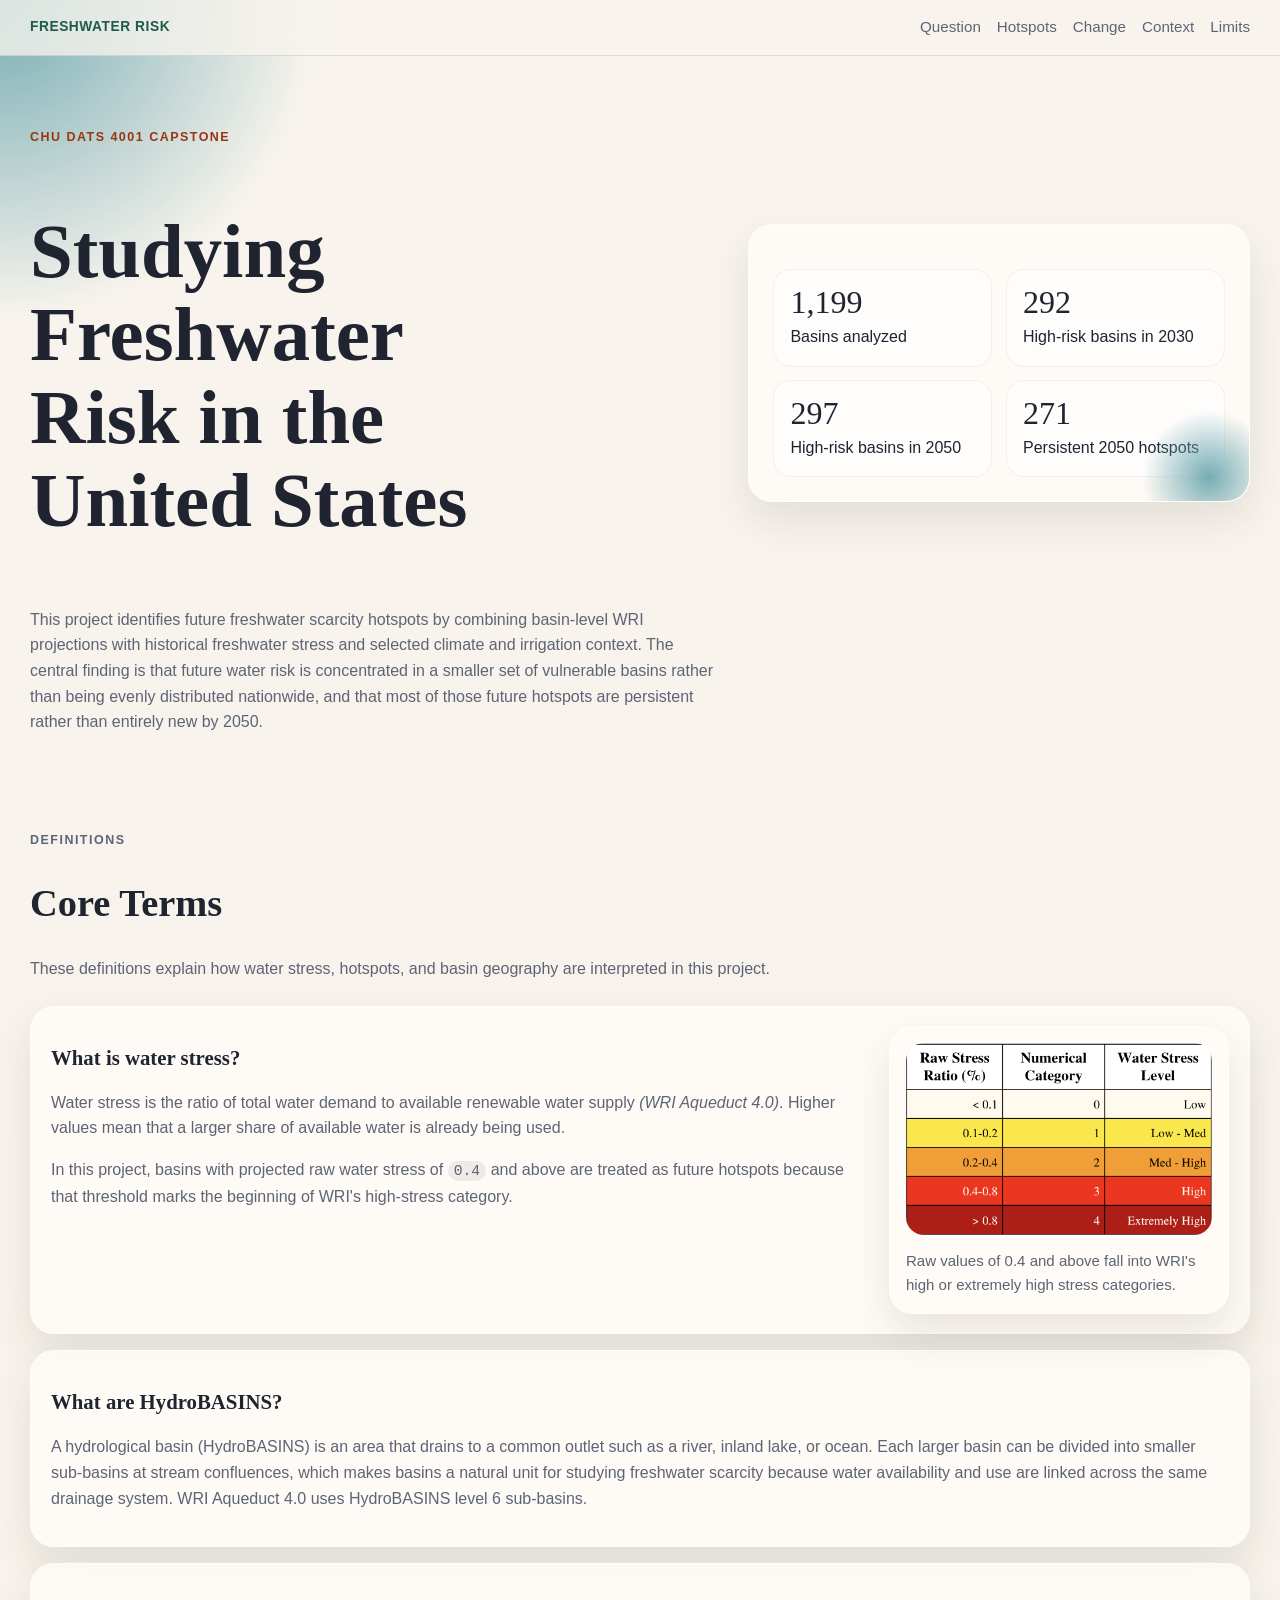
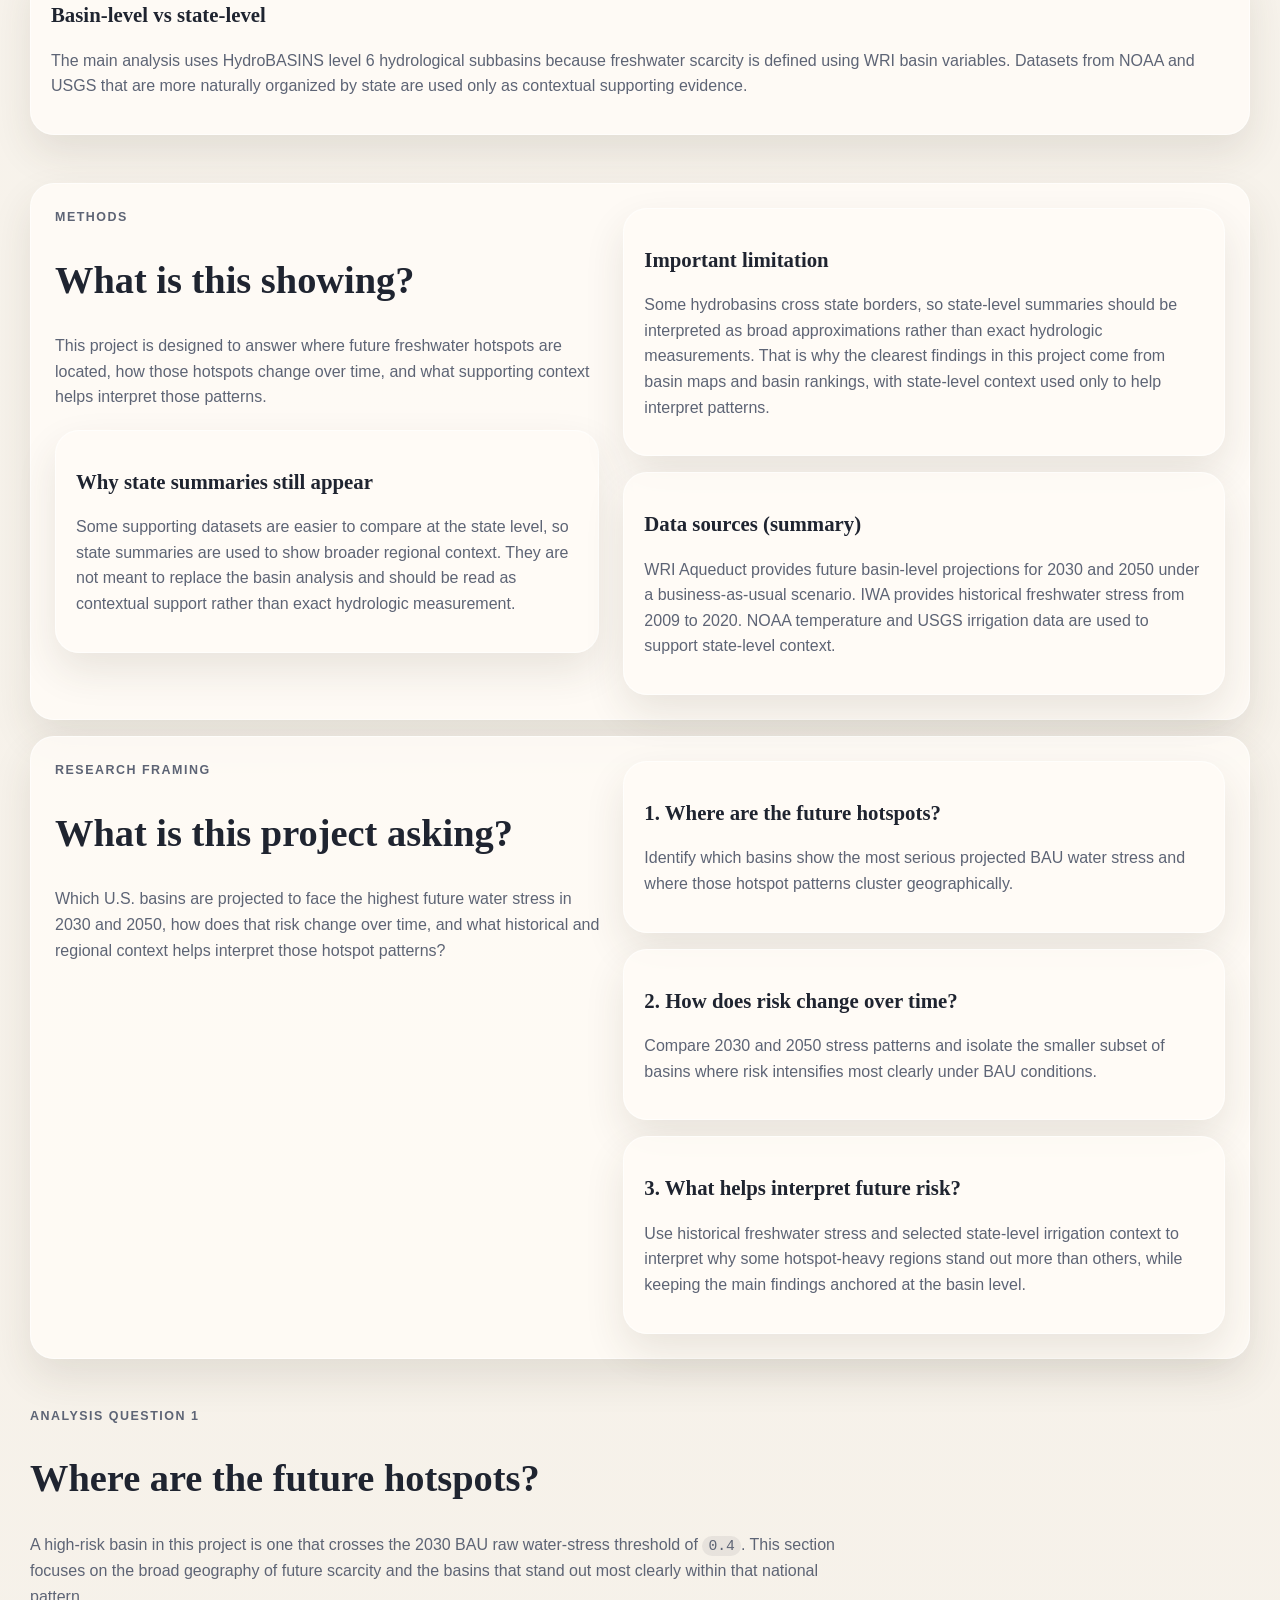
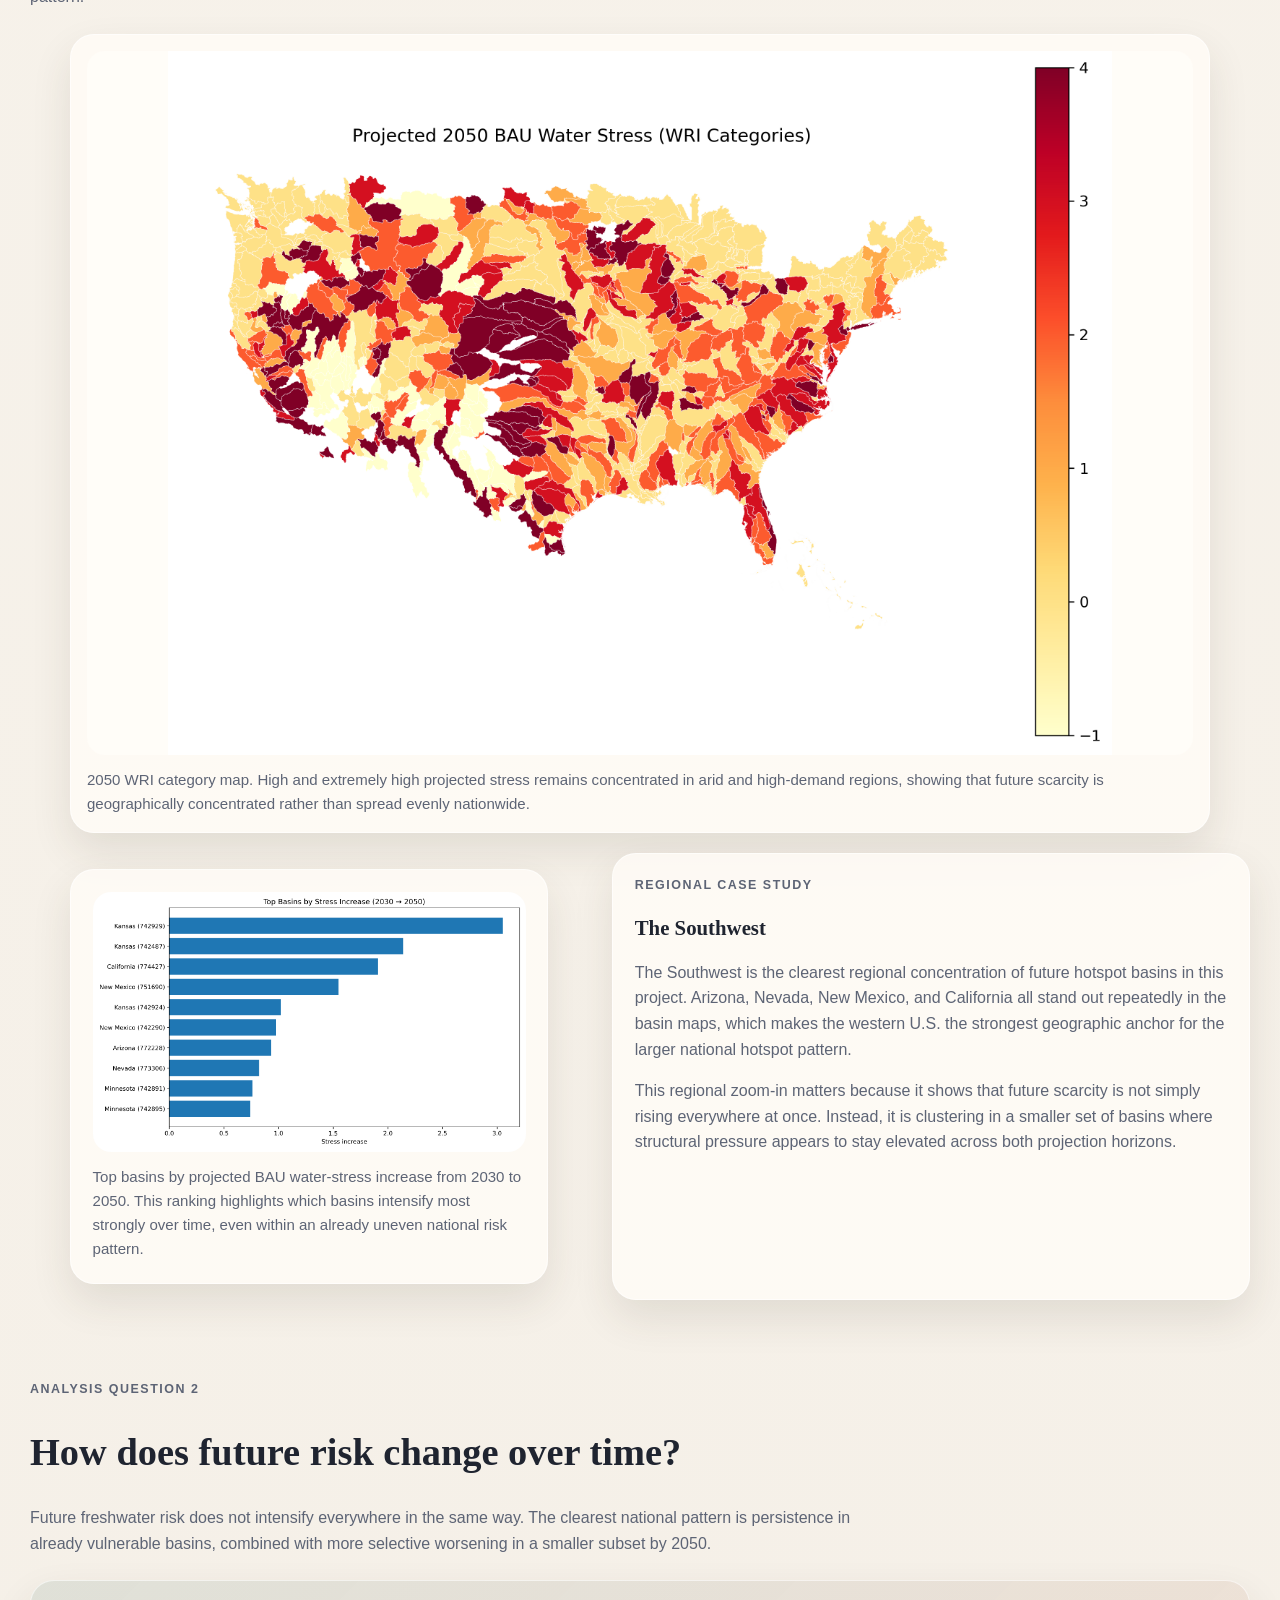
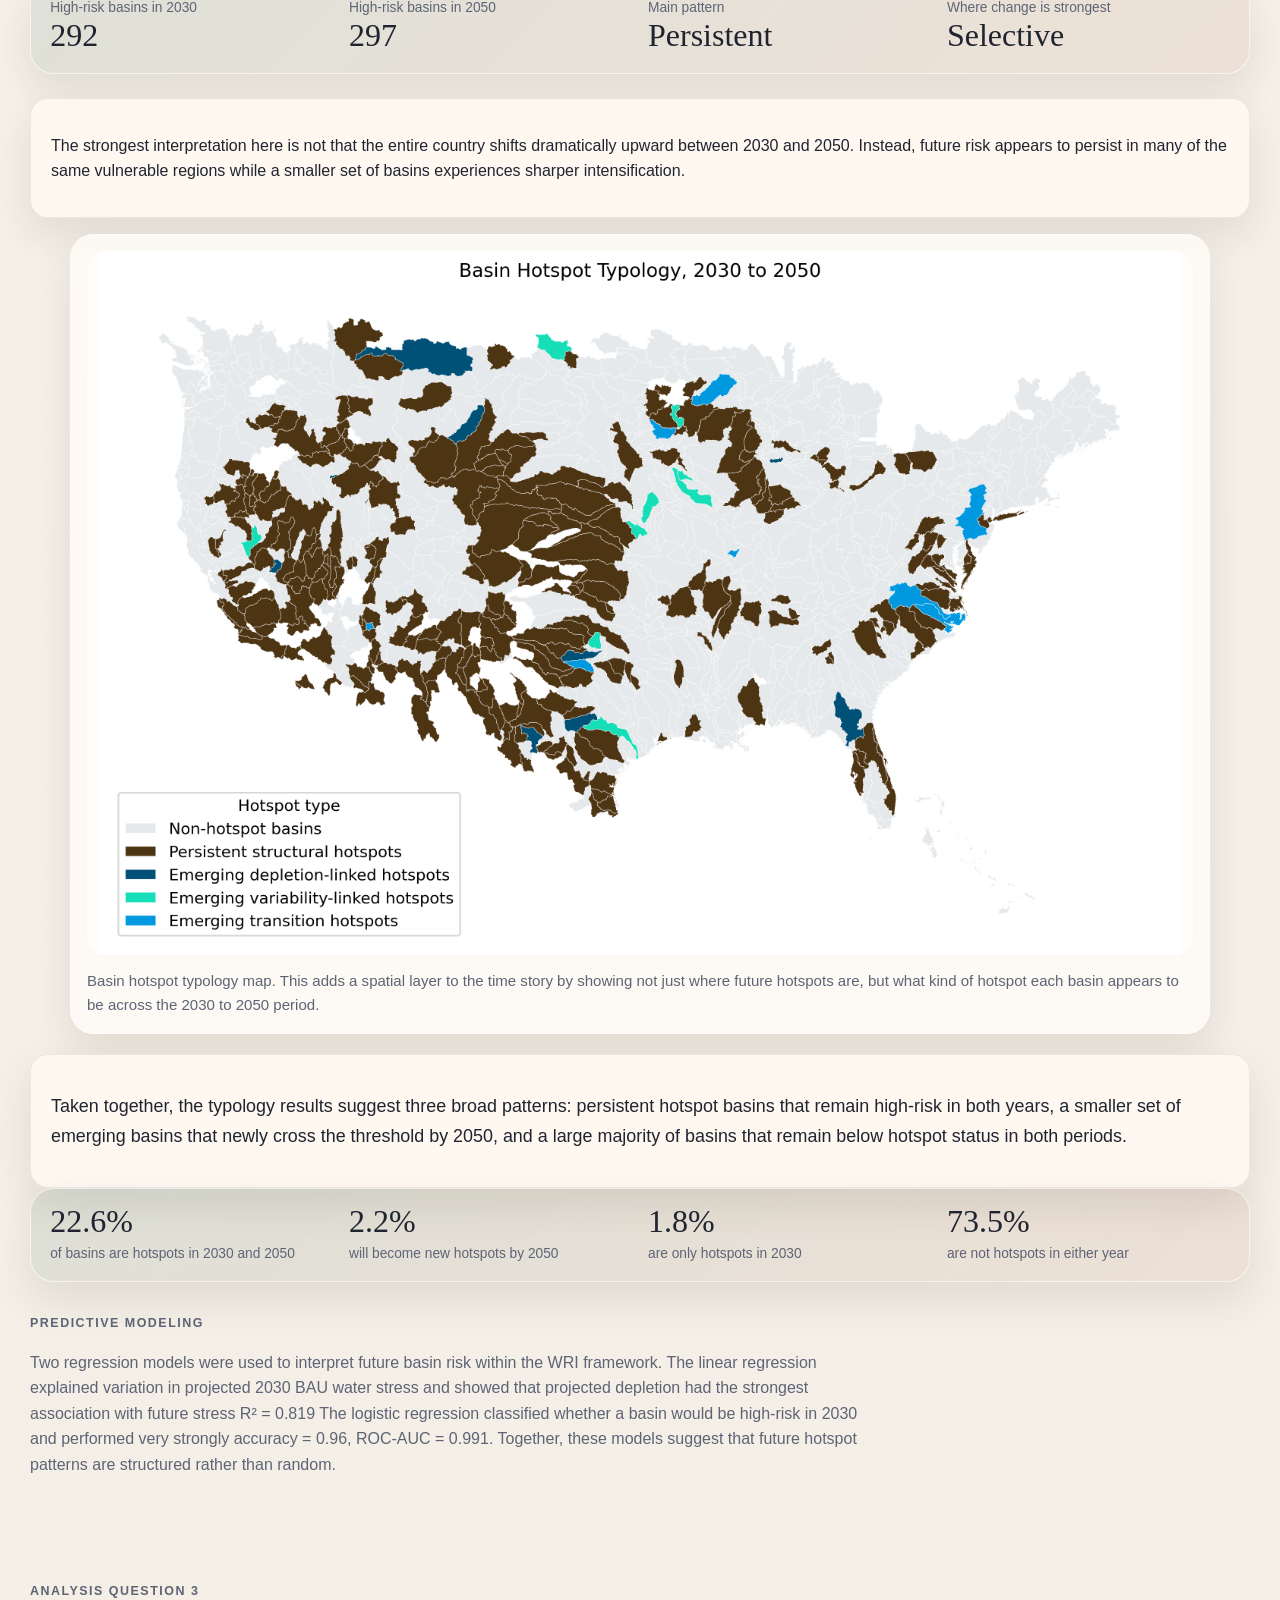
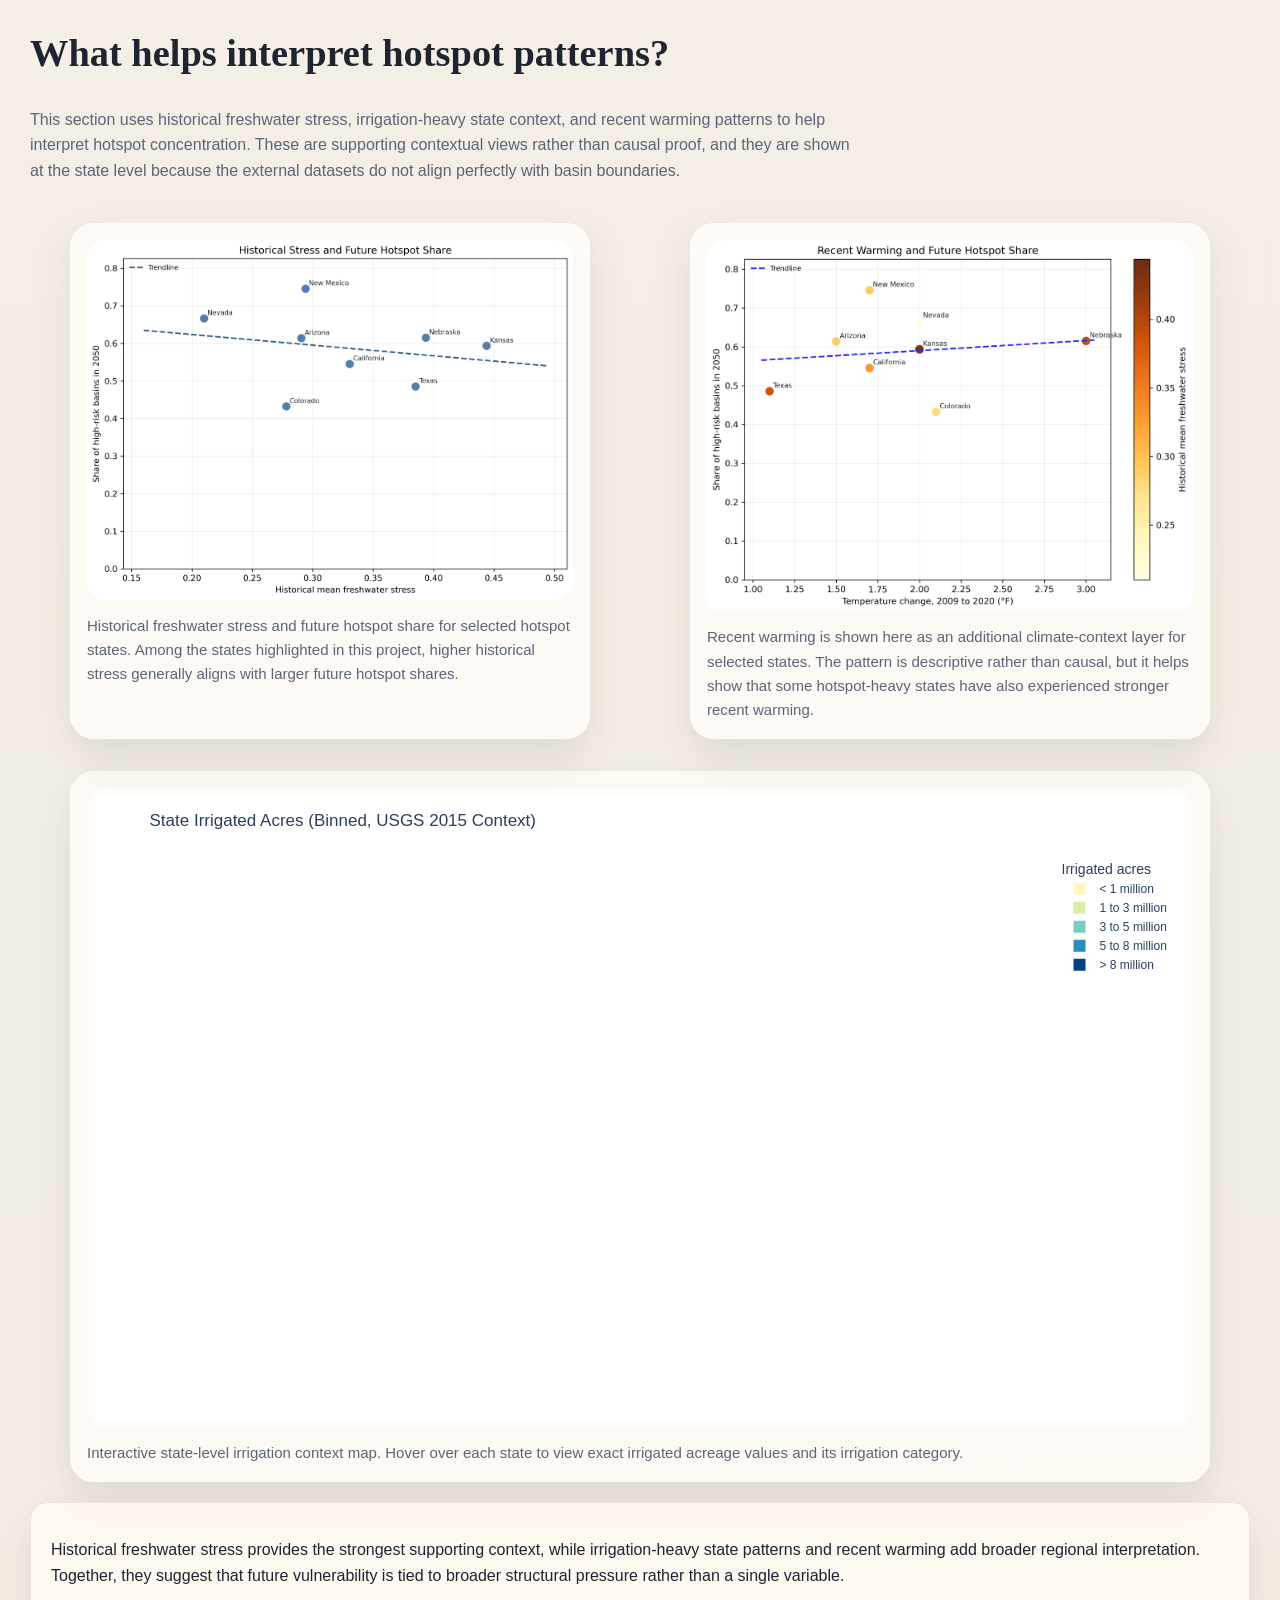
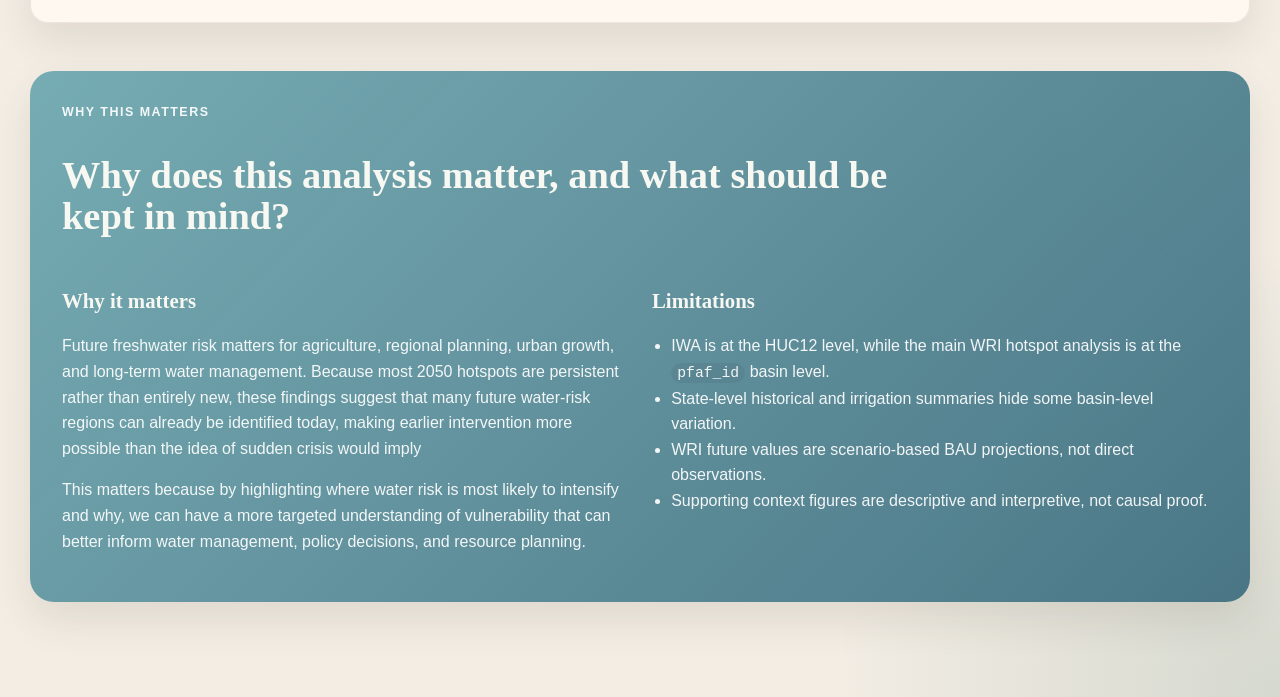
<file: index.html>
<!DOCTYPE html>
<html lang="en">
  <head>
    <meta charset="UTF-8" />
    <meta name="viewport" content="width=device-width, initial-scale=1.0" />
    <title>Emerging Freshwater Risk in the United States</title>
    <link rel="stylesheet" href="./site.css" />
  </head>
  <body>
    <header class="site-header">
      <div class="header-inner">
        <a class="brand" href="#top">Freshwater Risk</a>
        <nav class="top-nav">
          <a href="#question">Question</a>
          <a href="#hotspots">Hotspots</a>
          <a href="#change">Change</a>
          <a href="#history">Context</a>
          <a href="#limits">Limits</a>
        </nav>
      </div>
    </header>

    <main id="top">
      <section class="hero">
        <div class="hero-copy">
          <p class="section-kicker">CHU DATS 4001 Capstone</p>
          <h1>Studying Freshwater Risk in the United States</h1>
          <p class="hero-summary">
            This project identifies future freshwater scarcity hotspots by combining
            basin-level WRI projections with historical freshwater stress and selected
            climate and irrigation context. The central finding is that future water
            risk is concentrated in a smaller set of vulnerable basins rather than
            being evenly distributed nationwide, and that most of those future
            hotspots are persistent rather than entirely new by 2050.
          </p>
        </div>

        <div class="hero-panel">
          <div class="stat-grid">
            <article class="stat-card">
              <span class="stat-value">1,199</span>
              <span class="stat-label">Basins analyzed</span>
            </article>
            <article class="stat-card">
              <span class="stat-value">292</span>
              <span class="stat-label">High-risk basins in 2030</span>
            </article>
            <article class="stat-card">
              <span class="stat-value">297</span>
              <span class="stat-label">High-risk basins in 2050</span>
            </article>
            <article class="stat-card">
              <span class="stat-value">271</span>
              <span class="stat-label">Persistent 2050 hotspots</span>
            </article>
          </div>
        </div>
      </section>

      <section class="section">
        <div class="section-header">
          <p class="section-kicker">Definitions</p>
          <h2>Core Terms</h2>
          <p>
            These definitions explain how water stress, hotspots, and basin
            geography are interpreted in this project.
          </p>
        </div>
<article class="story-card">
  <div class="water-stress-layout">
    <div class="water-stress-copy">

      <h3>What is water stress?</h3>
      <p>
        Water stress is the ratio of total water demand to available renewable
        water supply <em>(WRI Aqueduct 4.0)</em>. Higher values mean that a
        larger share of available water is already being used.
      </p>
      <p>
        In this project, basins with projected raw water stress of
        <code>0.4</code> and above are treated as future hotspots because that
        threshold marks the beginning of WRI's high-stress category.
      </p>
    </div>

    <figure class="media-card water-stress-figure">
      <img
        src="./indicatorcats.png"
        alt="Water stress categories and hotspot threshold"
      />
      <figcaption>
        Raw values of 0.4 and above fall into WRI's high or extremely high
        stress categories.
      </figcaption>
    </figure>
  </div>
</article>
<p>

  
</p>
          <article class="story-card">
            <h3>What are HydroBASINS?</h3>
            <p>
              A hydrological basin (HydroBASINS) is an area that drains to a common
              outlet such as a river, inland lake, or ocean. Each larger basin can
              be divided into smaller sub-basins at stream confluences, which makes
              basins a natural unit for studying freshwater scarcity because water
              availability and use are linked across the same drainage system.
              WRI Aqueduct 4.0 uses HydroBASINS level 6 sub-basins.
            </p>
          </article>

<p>

  
</p>
          <article class="story-card">
            <h3>Basin-level vs state-level</h3>
            <p>
              The main analysis uses HydroBASINS level 6 hydrological subbasins
              because freshwater scarcity is defined using WRI basin variables.
              Datasets from NOAA and USGS that are more naturally organized by
              state are used only as contextual supporting evidence.
            </p>
          </article>
        </div>
      </section>

      <section class="section intro-grid">
        <div class="section-copy">
          <p class="section-kicker">Methods</p>
          <h2>What is this showing?</h2>
          <p>
            This project is designed to answer where future freshwater hotspots are
            located, how those hotspots change over time, and what supporting context
            helps interpret those patterns.
          </p>
          <article class="story-card inline-card">
            <h3>Why state summaries still appear</h3>
            <p>
              Some supporting datasets are easier to compare at the state level, so
              state summaries are used to show broader regional context. They are
              not meant to replace the basin analysis and should be read as
              contextual support rather than exact hydrologic measurement.
            </p>
          </article>
        </div>

        <div class="card-stack">
          <article class="story-card">
            <h3>Important limitation</h3>
            <p>
              Some hydrobasins cross state borders, so state-level summaries should
              be interpreted as broad approximations rather than exact hydrologic
              measurements. That is why the clearest findings in this project come
              from basin maps and basin rankings, with state-level context used only
              to help interpret patterns.
            </p>
          </article>

          <article class="story-card">
            <h3>Data sources (summary)</h3>
            <p>
              WRI Aqueduct provides future basin-level projections for 2030 and 2050
              under a business-as-usual scenario. IWA provides historical freshwater
              stress from 2009 to 2020. NOAA temperature and USGS irrigation data are
              used to support state-level context.
            </p>
          </article>
        </div>
      </section>

      <section id="question" class="section intro-grid">
        <div class="section-copy">
          <p class="section-kicker">Research Framing</p>
          <h2>What is this project asking?</h2>
          <p>
            Which U.S. basins are projected to face the highest future water stress
            in 2030 and 2050, how does that risk change over time, and what
            historical and regional context helps interpret those hotspot patterns?
          </p>
        </div>

        <div class="card-stack">
          <article class="story-card">
            <h3>1. Where are the future hotspots?</h3>
            <p>
              Identify which basins show the most serious projected BAU water stress
              and where those hotspot patterns cluster geographically.
            </p>
          </article>
          <article class="story-card">
            <h3>2. How does risk change over time?</h3>
            <p>
              Compare 2030 and 2050 stress patterns and isolate the smaller subset
              of basins where risk intensifies most clearly under BAU conditions.
            </p>
          </article>
          <article class="story-card">
            <h3>3. What helps interpret future risk?</h3>
            <p>
              Use historical freshwater stress and selected state-level irrigation
              context to interpret why some hotspot-heavy regions stand out more than
              others, while keeping the main findings anchored at the basin level.
            </p>
          </article>
        </div>
      </section>

      <section id="hotspots" class="section">
        <div class="section-header">
          <p class="section-kicker">Analysis Question 1</p>
          <h2>Where are the future hotspots?</h2>
          <p>
            A high-risk basin in this project is one that crosses the 2030 BAU raw
            water-stress threshold of <code>0.4</code>. This section focuses on the
            broad geography of future scarcity and the basins that stand out most
            clearly within that national pattern.
          </p>
        </div>

        <figure class="media-card media-card--full">
          <img
            src="choropleth_bau50_ws_category.png"
            alt="Projected 2050 BAU Water Stress WRI category map"
          />
          <figcaption>
            2050 WRI category map. High and extremely high projected stress remains
            concentrated in arid and high-demand regions, showing that future
            scarcity is geographically concentrated rather than spread evenly
            nationwide.
          </figcaption>
        </figure>

        <div class="media-grid media-grid--hotspot-detail">
          <figure class="media-card">
            <img
              src="top_bau_increase_hotspots.png"
              alt="Top basins by BAU stress increase from 2030 to 2050"
            />
            <figcaption>
              Top basins by projected BAU water-stress increase from 2030 to 2050.
              This ranking highlights which basins intensify most strongly over time,
              even within an already uneven national risk pattern.
            </figcaption>
          </figure>

          <article class="story-card regional-callout">
            <p class="section-kicker">Regional Case Study</p>
            <h3>The Southwest</h3>
            <p>
              The Southwest is the clearest regional concentration of future hotspot
              basins in this project. Arizona, Nevada, New Mexico, and California
              all stand out repeatedly in the basin maps, which makes the western
              U.S. the strongest geographic anchor for the larger national hotspot
              pattern.
            </p>
            <p>
              This regional zoom-in matters because it shows that future scarcity is
              not simply rising everywhere at once. Instead, it is clustering in a
              smaller set of basins where structural pressure appears to stay
              elevated across both projection horizons.
            </p>
          </article>
        </div>
      </section>

      <section id="change" class="section">
        <div class="section-header">
          <p class="section-kicker">Analysis Question 2</p>
          <h2>How does future risk change over time?</h2>
          <p>
            Future freshwater risk does not intensify everywhere in the same way.
            The clearest national pattern is persistence in already vulnerable
            basins, combined with more selective worsening in a smaller subset by
            2050.
          </p>
        </div>

        <div class="summary-banner summary-banner--model">
          <div>
            <span class="summary-label">High-risk basins in 2030</span>
            <span class="summary-value">292</span>
          </div>
          <div>
            <span class="summary-label">High-risk basins in 2050</span>
            <span class="summary-value">297</span>
          </div>
          <div>
            <span class="summary-label">Main pattern</span>
            <span class="summary-value">Persistent</span>
          </div>
          <div>
            <span class="summary-label">Where change is strongest</span>
            <span class="summary-value">Selective</span>
          </div>
        </div>

        <article class="section-note">
          <p>
            The strongest interpretation here is not that the entire country shifts
            dramatically upward between 2030 and 2050. Instead, future risk appears
            to persist in many of the same vulnerable regions while a smaller set of
            basins experiences sharper intensification.
          </p>
        </article>

        <figure class="media-card media-card--full">
          <img
            src="choropleth_hotspot_typology.png"
            alt="Basin hotspot typology choropleth"
          />
          <figcaption>
            Basin hotspot typology map. This adds a spatial layer to the time story
            by showing not just where future hotspots are, but what kind of hotspot
            each basin appears to be across the 2030 to 2050 period.
          </figcaption>
        </figure>

        <article class="section-note section-note--emphasis">
          <p>
            Taken together, the typology results suggest three broad patterns:
            persistent hotspot basins that remain high-risk in both years, a smaller
            set of emerging basins that newly cross the threshold by 2050, and a
            large majority of basins that remain below hotspot status in both
            periods.
          </p>
        </article>

        <div class="summary-banner summary-banner--model">
          <div>
            <span class="summary-value">22.6%</span>
            <span class="summary-label">of basins are hotspots in 2030 and 2050</span>
          </div>
          <div>
            <span class="summary-value">2.2%</span>
            <span class="summary-label">will become new hotspots by 2050</span>
          </div>
          <div>
            <span class="summary-value">1.8%</span>
            <span class="summary-label">are only hotspots in 2030</span>
          </div>
          <div>
            <span class="summary-value">73.5%</span>
            <span class="summary-label">are not hotspots in either year</span>
          </div>
        </div>
           <div class="section-header modeling-header">
          <p class="section-kicker">Predictive Modeling</p>
          <p>
            Two regression models were used to interpret future basin risk within
            the WRI framework. The linear regression explained variation in
            projected 2030 BAU water stress and showed that projected depletion had
            the strongest association with future stress
           R² = 0.819 The logistic regression classified
            whether a basin would be high-risk in 2030 and performed very strongly
           accuracy = 0.96, ROC-AUC = 0.991. Together, these models suggest that
            future hotspot patterns are structured rather than random.
          </p>
        </div>
      </section>

      <section id="history" class="section">
        <div class="section-header">
          <p class="section-kicker">Analysis Question 3</p>
          <h2>What helps interpret hotspot patterns?</h2>
          <p>
            This section uses historical freshwater stress, irrigation-heavy state
            context, and recent warming patterns to help interpret hotspot
            concentration. These are supporting contextual views rather than causal
            proof, and they are shown at the state level because the external
            datasets do not align perfectly with basin boundaries.
          </p>
        </div>

        <div class="media-grid">
          <figure class="media-card">
            <img
              src="historical_vs_future_highriskstates.png"
              alt="Historical mean freshwater stress versus future high-risk share"
            />
            <figcaption>
              Historical freshwater stress and future hotspot share for selected
              hotspot states. Among the states highlighted in this project, higher
              historical stress generally aligns with larger future hotspot shares.
            </figcaption>
          </figure>

          <figure class="media-card">
            <img
              src="temperature_vs_future_highrisk.png"
              alt="Historical temperature change versus future high-risk share"
            />
            <figcaption>
              Recent warming is shown here as an additional climate-context layer
              for selected states. The pattern is descriptive rather than causal,
              but it helps show that some hotspot-heavy states have also experienced
              stronger recent warming.
            </figcaption>
          </figure>
        </div>

        <figure class="media-card media-card--full">
          <iframe
            src="irrigated_acres_state_map_interactive.html"
            title="Interactive state irrigated acres map"
            loading="lazy"
          ></iframe>
          <figcaption>
            Interactive state-level irrigation context map. Hover over each state
            to view exact irrigated acreage values and its irrigation category. 
          </figcaption>
        </figure>

        <article class="section-note">
          <p>
            Historical freshwater stress provides the strongest supporting context,
            while irrigation-heavy state patterns and recent warming add broader
            regional interpretation. Together, they suggest that future
            vulnerability is tied to broader structural pressure rather than a
            single variable.
          </p>
        </article>
      </section>

      <section id="limits" class="section section--dark">
        <div class="section-header">
          <p class="section-kicker">Why This Matters</p>
          <h2>Why does this analysis matter, and what should be kept in mind?</h2>
        </div>

        <div class="two-col">
          <div>
            <h3>Why it matters</h3>
            <p>
              Future freshwater risk matters for agriculture, regional planning,
              urban growth, and long-term water management. Because most 2050 hotspots are persistent rather than entirely new,
              these findings suggest that many future water-risk regions can already
              be identified today, making earlier intervention more possible than
              the idea of sudden crisis would imply
            </p>
            <p>
              This matters because by highlighting where water risk is most likely to intensify and why, we can have 
              a more targeted understanding of vulnerability that can better 
              inform water management, policy decisions, and resource planning.
            </p>
          </div>

          <div>
            <h3>Limitations</h3>
            <ul class="plain-list">
              <li>
                IWA is at the HUC12 level, while the main WRI hotspot analysis is
                at the <code>pfaf_id</code> basin level.
              </li>
              <li>
                State-level historical and irrigation summaries hide some basin-level
                variation.
              </li>
              <li>
                WRI future values are scenario-based BAU projections, not direct
                observations.
              </li>
              <li>
                Supporting context figures are descriptive and interpretive, not
                causal proof.
              </li>
            </ul>
          </div>
        </div>
    </main>

    <button id="to-top" class="to-top" aria-label="Back to top">↑</button>
    <script src="./site.js"></script>
  </body>
</html>
</file>
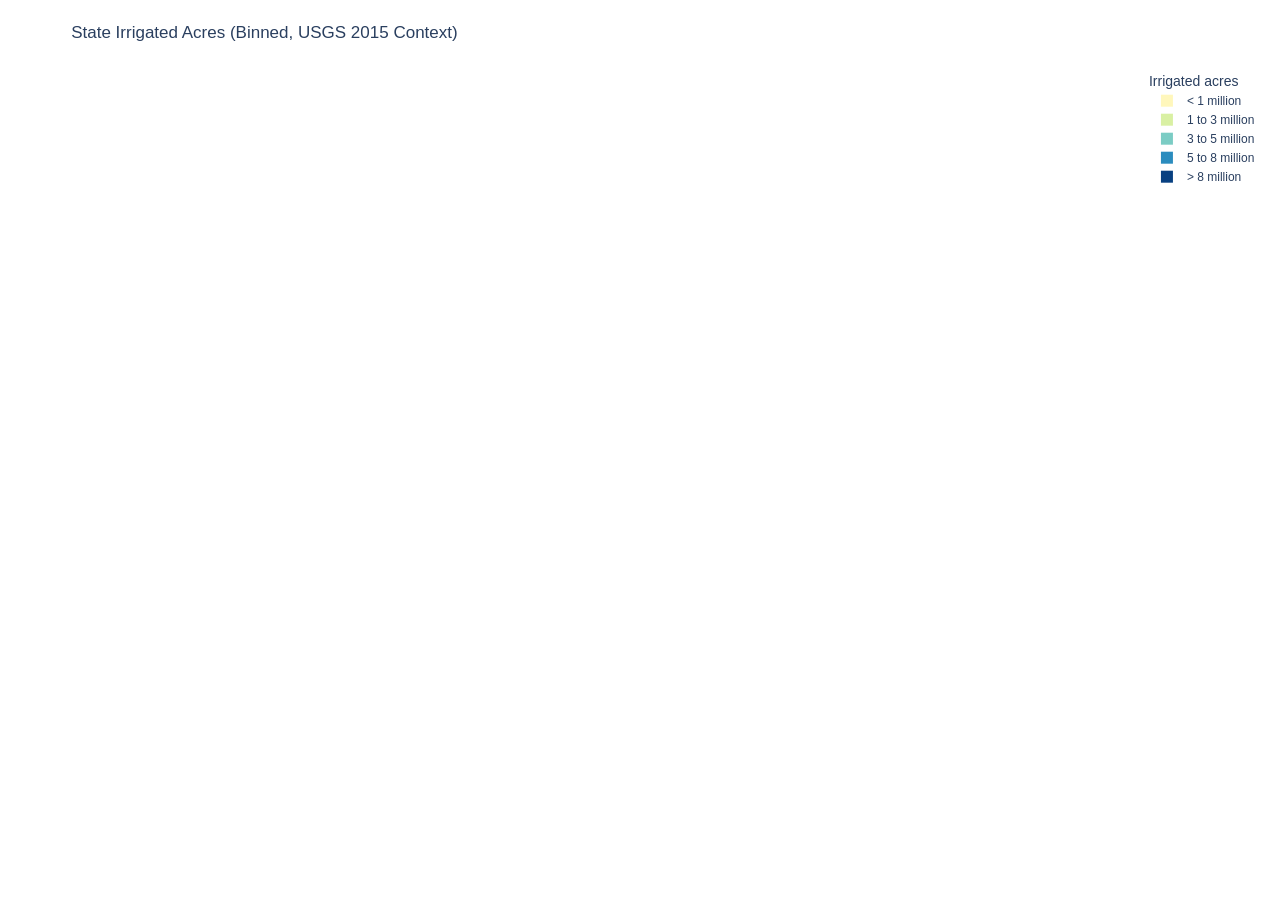
<file: irrigated_acres_state_map_interactive.html>
<html>
<head><meta charset="utf-8" /></head>
<body>
    <div>                        <script type="text/javascript">window.PlotlyConfig = {MathJaxConfig: 'local'};</script>
        <script charset="utf-8" src="https://cdn.plot.ly/plotly-2.27.0.min.js"></script>                <div id="84d555fe-fa7e-431c-83d9-3d79a6f15202" class="plotly-graph-div" style="height:100%; width:100%;"></div>            <script type="text/javascript">                                    window.PLOTLYENV=window.PLOTLYENV || {};                                    if (document.getElementById("84d555fe-fa7e-431c-83d9-3d79a6f15202")) {                    Plotly.newPlot(                        "84d555fe-fa7e-431c-83d9-3d79a6f15202",                        [{"colorscale":[[0.0,"#fff7bc"],[1.0,"#fff7bc"]],"customdata":[[758630.0,0.75863,"\u003c 1 million"],[697560.0000000001,0.6975600000000001,"\u003c 1 million"],[971610.0,0.97161,"\u003c 1 million"],[553060.0,0.55306,"\u003c 1 million"],[533630.0,0.53363,"\u003c 1 million"],[597630.0,0.59763,"\u003c 1 million"],[228300.0,0.2283,"\u003c 1 million"],[693960.0,0.69396,"\u003c 1 million"],[624620.0,0.62462,"\u003c 1 million"],[278120.0,0.27812,"\u003c 1 million"],[189390.0,0.18939,"\u003c 1 million"],[272760.0,0.27276,"\u003c 1 million"],[40500.0,0.0405,"\u003c 1 million"],[449130.0,0.44913,"\u003c 1 million"],[193190.0,0.19319,"\u003c 1 million"],[128270.0,0.12827,"\u003c 1 million"],[114990.0,0.11499,"\u003c 1 million"],[120060.0,0.12006,"\u003c 1 million"],[150360.0,0.15036,"\u003c 1 million"],[74610.0,0.07461,"\u003c 1 million"],[101560.0,0.10156,"\u003c 1 million"],[106600.0,0.1066,"\u003c 1 million"],[79290.0,0.07929,"\u003c 1 million"],[164830.0,0.16483,"\u003c 1 million"],[78020.0,0.07802,"\u003c 1 million"],[40890.0,0.04089,"\u003c 1 million"],[18250.0,0.01825,"\u003c 1 million"],[7550.0,0.00755,"\u003c 1 million"],[6540.0,0.00654,"\u003c 1 million"],[5810.000000000001,0.005810000000000001,"\u003c 1 million"],[6800.0,0.0068,"\u003c 1 million"],[120.0,0.00012,"\u003c 1 million"]],"geo":"geo","hovertemplate":"\u003cb\u003e%{hovertext}\u003c\u002fb\u003e\u003cbr\u003eIrrigated acres: %{customdata[0]:,.0f}\u003cbr\u003eIrrigated acres (millions): %{customdata[1]:.2f}\u003cbr\u003eIrrigation category: %{customdata[2]} acres\u003cextra\u003e\u003c\u002fextra\u003e","hovertext":["New Mexico","Nevada","Louisiana","Oklahoma","Wisconsin","Michigan","North Carolina","Minnesota","Illinois","North Dakota","Alabama","South Dakota","Massachusetts","Indiana","South Carolina","Delaware","New Jersey","Maryland","Tennessee","Ohio","New York","Virginia","Kentucky","Iowa","Pennsylvania","Maine","Connecticut","New Hampshire","Rhode Island","West Virginia","Vermont","District of Columbia"],"locationmode":"USA-states","locations":["NM","NV","LA","OK","WI","MI","NC","MN","IL","ND","AL","SD","MA","IN","SC","DE","NJ","MD","TN","OH","NY","VA","KY","IA","PA","ME","CT","NH","RI","WV","VT","DC"],"name":"\u003c 1 million","showlegend":true,"showscale":false,"z":[1,1,1,1,1,1,1,1,1,1,1,1,1,1,1,1,1,1,1,1,1,1,1,1,1,1,1,1,1,1,1,1],"type":"choropleth"},{"colorscale":[[0.0,"#d9f0a3"],[1.0,"#d9f0a3"]],"customdata":[[2471770.0,2.47177,"1 to 3 million"],[1435720.0,1.43572,"1 to 3 million"],[1956820.0,1.95682,"1 to 3 million"],[1039220.0,1.03922,"1 to 3 million"],[1298610.0,1.29861,"1 to 3 million"],[1555580.0000000002,1.5555800000000002,"1 to 3 million"],[2025180.0,2.02518,"1 to 3 million"],[1652080.0,1.65208,"1 to 3 million"],[1180800.0,1.1808,"1 to 3 million"],[1445879.9999999998,1.4458799999999998,"1 to 3 million"]],"geo":"geo","hovertemplate":"\u003cb\u003e%{hovertext}\u003c\u002fb\u003e\u003cbr\u003eIrrigated acres: %{customdata[0]:,.0f}\u003cbr\u003eIrrigated acres (millions): %{customdata[1]:.2f}\u003cbr\u003eIrrigation category: %{customdata[2]} acres\u003cextra\u003e\u003c\u002fextra\u003e","hovertext":["Montana","Wyoming","Oregon","Arizona","Utah","Washington","Florida","Mississippi","Missouri","Georgia"],"locationmode":"USA-states","locations":["MT","WY","OR","AZ","UT","WA","FL","MS","MO","GA"],"name":"1 to 3 million","showlegend":true,"showscale":false,"z":[1,1,1,1,1,1,1,1,1,1],"type":"choropleth"},{"colorscale":[[0.0,"#7bccc4"],[1.0,"#7bccc4"]],"customdata":[[3788800.0,3.7888,"3 to 5 million"],[4428060.0,4.42806,"3 to 5 million"],[3036930.0,3.03693,"3 to 5 million"],[3122600.0,3.1226,"3 to 5 million"]],"geo":"geo","hovertemplate":"\u003cb\u003e%{hovertext}\u003c\u002fb\u003e\u003cbr\u003eIrrigated acres: %{customdata[0]:,.0f}\u003cbr\u003eIrrigated acres (millions): %{customdata[1]:.2f}\u003cbr\u003eIrrigation category: %{customdata[2]} acres\u003cextra\u003e\u003c\u002fextra\u003e","hovertext":["Idaho","Arkansas","Colorado","Kansas"],"locationmode":"USA-states","locations":["ID","AR","CO","KS"],"name":"3 to 5 million","showlegend":true,"showscale":false,"z":[1,1,1,1],"type":"choropleth"},{"colorscale":[[0.0,"#2b8cbe"],[1.0,"#2b8cbe"]],"customdata":[[5662910.0,5.66291,"5 to 8 million"]],"geo":"geo","hovertemplate":"\u003cb\u003e%{hovertext}\u003c\u002fb\u003e\u003cbr\u003eIrrigated acres: %{customdata[0]:,.0f}\u003cbr\u003eIrrigated acres (millions): %{customdata[1]:.2f}\u003cbr\u003eIrrigation category: %{customdata[2]} acres\u003cextra\u003e\u003c\u002fextra\u003e","hovertext":["Texas"],"locationmode":"USA-states","locations":["TX"],"name":"5 to 8 million","showlegend":true,"showscale":false,"z":[1],"type":"choropleth"},{"colorscale":[[0.0,"#084081"],[1.0,"#084081"]],"customdata":[[9323660.0,9.32366,"\u003e 8 million"],[9575270.0,9.57527,"\u003e 8 million"]],"geo":"geo","hovertemplate":"\u003cb\u003e%{hovertext}\u003c\u002fb\u003e\u003cbr\u003eIrrigated acres: %{customdata[0]:,.0f}\u003cbr\u003eIrrigated acres (millions): %{customdata[1]:.2f}\u003cbr\u003eIrrigation category: %{customdata[2]} acres\u003cextra\u003e\u003c\u002fextra\u003e","hovertext":["California","Nebraska"],"locationmode":"USA-states","locations":["CA","NE"],"name":"\u003e 8 million","showlegend":true,"showscale":false,"z":[1,1],"type":"choropleth"}],                        {"template":{"data":{"histogram2dcontour":[{"type":"histogram2dcontour","colorbar":{"outlinewidth":0,"ticks":""},"colorscale":[[0.0,"#0d0887"],[0.1111111111111111,"#46039f"],[0.2222222222222222,"#7201a8"],[0.3333333333333333,"#9c179e"],[0.4444444444444444,"#bd3786"],[0.5555555555555556,"#d8576b"],[0.6666666666666666,"#ed7953"],[0.7777777777777778,"#fb9f3a"],[0.8888888888888888,"#fdca26"],[1.0,"#f0f921"]]}],"choropleth":[{"type":"choropleth","colorbar":{"outlinewidth":0,"ticks":""}}],"histogram2d":[{"type":"histogram2d","colorbar":{"outlinewidth":0,"ticks":""},"colorscale":[[0.0,"#0d0887"],[0.1111111111111111,"#46039f"],[0.2222222222222222,"#7201a8"],[0.3333333333333333,"#9c179e"],[0.4444444444444444,"#bd3786"],[0.5555555555555556,"#d8576b"],[0.6666666666666666,"#ed7953"],[0.7777777777777778,"#fb9f3a"],[0.8888888888888888,"#fdca26"],[1.0,"#f0f921"]]}],"heatmap":[{"type":"heatmap","colorbar":{"outlinewidth":0,"ticks":""},"colorscale":[[0.0,"#0d0887"],[0.1111111111111111,"#46039f"],[0.2222222222222222,"#7201a8"],[0.3333333333333333,"#9c179e"],[0.4444444444444444,"#bd3786"],[0.5555555555555556,"#d8576b"],[0.6666666666666666,"#ed7953"],[0.7777777777777778,"#fb9f3a"],[0.8888888888888888,"#fdca26"],[1.0,"#f0f921"]]}],"heatmapgl":[{"type":"heatmapgl","colorbar":{"outlinewidth":0,"ticks":""},"colorscale":[[0.0,"#0d0887"],[0.1111111111111111,"#46039f"],[0.2222222222222222,"#7201a8"],[0.3333333333333333,"#9c179e"],[0.4444444444444444,"#bd3786"],[0.5555555555555556,"#d8576b"],[0.6666666666666666,"#ed7953"],[0.7777777777777778,"#fb9f3a"],[0.8888888888888888,"#fdca26"],[1.0,"#f0f921"]]}],"contourcarpet":[{"type":"contourcarpet","colorbar":{"outlinewidth":0,"ticks":""}}],"contour":[{"type":"contour","colorbar":{"outlinewidth":0,"ticks":""},"colorscale":[[0.0,"#0d0887"],[0.1111111111111111,"#46039f"],[0.2222222222222222,"#7201a8"],[0.3333333333333333,"#9c179e"],[0.4444444444444444,"#bd3786"],[0.5555555555555556,"#d8576b"],[0.6666666666666666,"#ed7953"],[0.7777777777777778,"#fb9f3a"],[0.8888888888888888,"#fdca26"],[1.0,"#f0f921"]]}],"surface":[{"type":"surface","colorbar":{"outlinewidth":0,"ticks":""},"colorscale":[[0.0,"#0d0887"],[0.1111111111111111,"#46039f"],[0.2222222222222222,"#7201a8"],[0.3333333333333333,"#9c179e"],[0.4444444444444444,"#bd3786"],[0.5555555555555556,"#d8576b"],[0.6666666666666666,"#ed7953"],[0.7777777777777778,"#fb9f3a"],[0.8888888888888888,"#fdca26"],[1.0,"#f0f921"]]}],"mesh3d":[{"type":"mesh3d","colorbar":{"outlinewidth":0,"ticks":""}}],"scatter":[{"fillpattern":{"fillmode":"overlay","size":10,"solidity":0.2},"type":"scatter"}],"parcoords":[{"type":"parcoords","line":{"colorbar":{"outlinewidth":0,"ticks":""}}}],"scatterpolargl":[{"type":"scatterpolargl","marker":{"colorbar":{"outlinewidth":0,"ticks":""}}}],"bar":[{"error_x":{"color":"#2a3f5f"},"error_y":{"color":"#2a3f5f"},"marker":{"line":{"color":"#E5ECF6","width":0.5},"pattern":{"fillmode":"overlay","size":10,"solidity":0.2}},"type":"bar"}],"scattergeo":[{"type":"scattergeo","marker":{"colorbar":{"outlinewidth":0,"ticks":""}}}],"scatterpolar":[{"type":"scatterpolar","marker":{"colorbar":{"outlinewidth":0,"ticks":""}}}],"histogram":[{"marker":{"pattern":{"fillmode":"overlay","size":10,"solidity":0.2}},"type":"histogram"}],"scattergl":[{"type":"scattergl","marker":{"colorbar":{"outlinewidth":0,"ticks":""}}}],"scatter3d":[{"type":"scatter3d","line":{"colorbar":{"outlinewidth":0,"ticks":""}},"marker":{"colorbar":{"outlinewidth":0,"ticks":""}}}],"scattermapbox":[{"type":"scattermapbox","marker":{"colorbar":{"outlinewidth":0,"ticks":""}}}],"scatterternary":[{"type":"scatterternary","marker":{"colorbar":{"outlinewidth":0,"ticks":""}}}],"scattercarpet":[{"type":"scattercarpet","marker":{"colorbar":{"outlinewidth":0,"ticks":""}}}],"carpet":[{"aaxis":{"endlinecolor":"#2a3f5f","gridcolor":"white","linecolor":"white","minorgridcolor":"white","startlinecolor":"#2a3f5f"},"baxis":{"endlinecolor":"#2a3f5f","gridcolor":"white","linecolor":"white","minorgridcolor":"white","startlinecolor":"#2a3f5f"},"type":"carpet"}],"table":[{"cells":{"fill":{"color":"#EBF0F8"},"line":{"color":"white"}},"header":{"fill":{"color":"#C8D4E3"},"line":{"color":"white"}},"type":"table"}],"barpolar":[{"marker":{"line":{"color":"#E5ECF6","width":0.5},"pattern":{"fillmode":"overlay","size":10,"solidity":0.2}},"type":"barpolar"}],"pie":[{"automargin":true,"type":"pie"}]},"layout":{"autotypenumbers":"strict","colorway":["#636efa","#EF553B","#00cc96","#ab63fa","#FFA15A","#19d3f3","#FF6692","#B6E880","#FF97FF","#FECB52"],"font":{"color":"#2a3f5f"},"hovermode":"closest","hoverlabel":{"align":"left"},"paper_bgcolor":"white","plot_bgcolor":"#E5ECF6","polar":{"bgcolor":"#E5ECF6","angularaxis":{"gridcolor":"white","linecolor":"white","ticks":""},"radialaxis":{"gridcolor":"white","linecolor":"white","ticks":""}},"ternary":{"bgcolor":"#E5ECF6","aaxis":{"gridcolor":"white","linecolor":"white","ticks":""},"baxis":{"gridcolor":"white","linecolor":"white","ticks":""},"caxis":{"gridcolor":"white","linecolor":"white","ticks":""}},"coloraxis":{"colorbar":{"outlinewidth":0,"ticks":""}},"colorscale":{"sequential":[[0.0,"#0d0887"],[0.1111111111111111,"#46039f"],[0.2222222222222222,"#7201a8"],[0.3333333333333333,"#9c179e"],[0.4444444444444444,"#bd3786"],[0.5555555555555556,"#d8576b"],[0.6666666666666666,"#ed7953"],[0.7777777777777778,"#fb9f3a"],[0.8888888888888888,"#fdca26"],[1.0,"#f0f921"]],"sequentialminus":[[0.0,"#0d0887"],[0.1111111111111111,"#46039f"],[0.2222222222222222,"#7201a8"],[0.3333333333333333,"#9c179e"],[0.4444444444444444,"#bd3786"],[0.5555555555555556,"#d8576b"],[0.6666666666666666,"#ed7953"],[0.7777777777777778,"#fb9f3a"],[0.8888888888888888,"#fdca26"],[1.0,"#f0f921"]],"diverging":[[0,"#8e0152"],[0.1,"#c51b7d"],[0.2,"#de77ae"],[0.3,"#f1b6da"],[0.4,"#fde0ef"],[0.5,"#f7f7f7"],[0.6,"#e6f5d0"],[0.7,"#b8e186"],[0.8,"#7fbc41"],[0.9,"#4d9221"],[1,"#276419"]]},"xaxis":{"gridcolor":"white","linecolor":"white","ticks":"","title":{"standoff":15},"zerolinecolor":"white","automargin":true,"zerolinewidth":2},"yaxis":{"gridcolor":"white","linecolor":"white","ticks":"","title":{"standoff":15},"zerolinecolor":"white","automargin":true,"zerolinewidth":2},"scene":{"xaxis":{"backgroundcolor":"#E5ECF6","gridcolor":"white","linecolor":"white","showbackground":true,"ticks":"","zerolinecolor":"white","gridwidth":2},"yaxis":{"backgroundcolor":"#E5ECF6","gridcolor":"white","linecolor":"white","showbackground":true,"ticks":"","zerolinecolor":"white","gridwidth":2},"zaxis":{"backgroundcolor":"#E5ECF6","gridcolor":"white","linecolor":"white","showbackground":true,"ticks":"","zerolinecolor":"white","gridwidth":2}},"shapedefaults":{"line":{"color":"#2a3f5f"}},"annotationdefaults":{"arrowcolor":"#2a3f5f","arrowhead":0,"arrowwidth":1},"geo":{"bgcolor":"white","landcolor":"#E5ECF6","subunitcolor":"white","showland":true,"showlakes":true,"lakecolor":"white"},"title":{"x":0.05},"mapbox":{"style":"light"}}},"geo":{"domain":{"x":[0.0,1.0],"y":[0.0,1.0]},"center":{},"scope":"usa"},"legend":{"title":{"text":"Irrigated acres"},"tracegroupgap":0},"title":{"text":"State Irrigated Acres (Binned, USGS 2015 Context)"},"margin":{"l":20,"r":20,"t":60,"b":20}},                        {"responsive": true}                    )                };                            </script>        </div>
</body>
</html>
</file>
<file: site.css>
:root {
  --bg: #f6f1e8;
  --bg-strong: #efe4d2;
  --panel: rgba(255, 252, 247, 0.82);
  --panel-strong: #fffaf2;
  --ink: #1f2430;
  --muted: #5d6475;
  --accent: #9a3412;
  --accent-soft: #f59e0b;
  --forest: #1f5b4b;
  --line: rgba(31, 36, 48, 0.12);
  --shadow: 0 18px 40px rgba(61, 51, 39, 0.11);
  --radius: 24px;
  --max: 1220px;
}

/* Base */
* {
  box-sizing: border-box;
}

html {
  scroll-behavior: smooth;
}

body {
  margin: 0;
  background:
    radial-gradient(circle at top left, rgba(111, 168, 176, 0.95), transparent 20rem),
    radial-gradient(circle at bottom right, rgba(31, 91, 75, 0.14), transparent 28rem),
    linear-gradient(180deg, #f8f4ed 0%, #f3ede4 100%);
  color: var(--ink);
  font-family: "Avenir Next", "Segoe UI", "Helvetica Neue", sans-serif;
  line-height: 1.6;
}

img {
  display: block;
  width: 100%;
  height: auto;
  border-radius: 18px;
}

.media-card img {
  cursor: zoom-in;
}
.water-stress-layout {
  display: grid;
  grid-template-columns: minmax(0, 1.5fr) minmax(260px, 340px);
  gap: 1.75rem;
  align-items: start;
}

.definitions-stack {
  display: flex;
  flex-direction: column;
  gap: 1.5rem;
}

.water-stress-figure {
  margin: 0;
  padding: 1rem;
  max-width: 340px;
  width: 100%;
  justify-self: end;
}

.water-stress-figure img {
  display: block;
  width: 100%;
  height: auto;
  margin: 0 auto;
}

:root {
  --bg: #f6f1e8;
  --bg-strong: #efe4d2;
  --panel: rgba(255, 252, 247, 0.82);
  --panel-strong: #fffaf2;
  --ink: #1f2430;
  --muted: #5d6475;
  --accent: #9a3412;
  --accent-soft: #f59e0b;
  --forest: #1f5b4b;
  --line: rgba(31, 36, 48, 0.12);
  --shadow: 0 18px 40px rgba(61, 51, 39, 0.11);
  --radius: 24px;
  --max: 1220px;
}

/* Base */
* {
  box-sizing: border-box;
}

html {
  scroll-behavior: smooth;
}

body {
  margin: 0;
  background:
    radial-gradient(circle at top left, rgba(111, 168, 176, 0.95), transparent 20rem),
    radial-gradient(circle at bottom right, rgba(31, 91, 75, 0.14), transparent 28rem),
    linear-gradient(180deg, #f8f4ed 0%, #f3ede4 100%);
  color: var(--ink);
  font-family: "Avenir Next", "Segoe UI", "Helvetica Neue", sans-serif;
  line-height: 1.6;
}

img {
  display: block;
  width: 100%;
  height: auto;
  border-radius: 18px;
}

.media-card img {
  cursor: zoom-in;
}
.water-stress-layout {
  display: grid;
  grid-template-columns: minmax(0, 1.5fr) minmax(260px, 340px);
  gap: 1.75rem;
  align-items: start;
}

.definitions-stack {
  display: flex;
  flex-direction: column;
  gap: 1.5rem;
}

.water-stress-figure {
  margin: 0;
  padding: 1rem;
  max-width: 340px;
  width: 100%;
  justify-self: end;
}

.water-stress-figure img {
  display: block;
  width: 100%;
  height: auto;
  margin: 0 auto;
}

@media (max-width: 768px) {
  .water-stress-layout {
    grid-template-columns: 1fr;
    gap: 1rem;
  }

  .water-stress-figure {
    max-width: 280px;
    justify-self: center;
  }

  .water-stress-layout figure {
    max-width: 100%;
    margin: 0 auto;
  }
}



  .water-stress-layout figure {
    max-width: 100% !important;
    margin: 0 auto;
  }
}

iframe {
  display: block;
  width: 100%;
  height: 40rem;
  border: 0;
  border-radius: 18px;
  background: #fffdf8;
}


a {
  color: inherit;
  text-decoration: none;
}

code {
  padding: 0.12rem 0.38rem;
  border-radius: 999px;
  background: rgba(31, 36, 48, 0.07);
  font-family: "SFMono-Regular", Consolas, monospace;
  font-size: 0.92em;
}

/* Header */
.site-header {
  position: sticky;
  top: 0;
  z-index: 20;
  backdrop-filter: blur(18px);
  background: rgba(248, 244, 237, 0.78);
  border-bottom: 1px solid var(--line);
}

.header-inner {
  width: min(var(--max), calc(100% - 2rem));
  margin: 0 auto;
  display: flex;
  align-items: center;
  justify-content: space-between;
  gap: 1rem;
  padding: 0.95rem 0;
}

.brand {
  font-weight: 700;
  letter-spacing: 0.04em;
  text-transform: uppercase;
  font-size: 0.86rem;
  color: var(--forest);
}

.top-nav {
  display: flex;
  gap: 1rem;
  flex-wrap: wrap;
  color: var(--muted);
  font-size: 0.95rem;
}

.top-nav a:hover {
  color: var(--accent);
}

/* Page Layout */
main {
  width: min(var(--max), calc(100% - 2rem));
  margin: 0 auto;
  padding-bottom: 6rem;
}

/* Hero */
.hero {
  display: grid;
  grid-template-columns: 1.3fr 0.95fr;
  gap: 2rem;
  padding: 4.5rem 0 2rem;
  align-items: start;
}

.eyebrow,
.section-kicker {
  margin: 0 0 0.85rem;
  color: var(--accent);
  text-transform: uppercase;
  letter-spacing: 0.12em;
  font-weight: 700;
  font-size: 0.78rem;
}

h1,
h2,
h3 {
  margin: 0 0 1 rem;
  line-height: 1.08;
  font-family: "Iowan Old Style", "Palatino Linotype", "Book Antiqua", serif;
  font-weight: 700;
}

h1 {
  font-size: clamp(2.7rem, 6vw, 5.2rem);
  max-width: 12ch;
}

h2 {
  font-size: clamp(2rem, 3vw, 3rem);
}

h3 {
  font-size: 1.3rem;
}

.hero-summary,
.hero-thesis p,
.section-header p,
.section-copy p,
.story-card p,
.media-card figcaption,
.summary-label,
.plain-list,
.two-col p {
  color: var(--muted);
}

.hero-panel,
.hero-thesis,
.story-card,
.media-card,
.summary-banner,
.intro-grid,
.section--dark {
  border-radius: var(--radius);
  box-shadow: var(--shadow);
}

.hero-panel,
.hero-thesis,
.story-card,
.media-card,
.summary-banner,
.intro-grid {
  background: var(--panel);
  border: 1px solid rgba(255, 255, 255, 0.6);
}


.hero-panel {
  padding: 1.5rem;
  position: relative;
  overflow: hidden;
  margin-top: 6rem;
}

.hero-thesis--full {
  grid-column: 1 / -1;
}

.hero-panel::after {
  content: "";
  position: absolute;
  inset: auto -4rem -5rem auto;
  width: 13rem;
  height: 13rem;
  border-radius: 50%;
  background: radial-gradient(circle, rgba(111, 168, 176, 0.95), transparent 45%);
}

.panel-label {
  display: inline-flex;
  padding: 0.3rem 0.7rem;
  border-radius: 999px;
  background: rgba(31, 91, 75, 0.09);
  color: var(--forest);
  font-weight: 900;
  font-size: 0.8rem;
  margin-bottom: 1rem;
}

/* Stats */
.stat-grid {
  display: grid;
  grid-template-columns: repeat(2, minmax(0, 1fr));
  gap: 0.85rem;
  margin-top: 1.3rem;
}

.stat-card {
  padding: 1rem;
  border-radius: 18px;
  background: rgba(255, 255, 255, 0.66);
  border: 1px solid rgba(31, 36, 48, 0.06);
}

.stat-value,
.summary-value {
  display: block;
  font-family: "Iowan Old Style", "Palatino Linotype", serif;
  font-size: 2rem;
  line-height: 1;
  margin-bottom: 0.35rem;
}

.section {
  padding: 2rem 0;
}

.hero + .section,
.section + .section {
  margin-top: 1rem;
}

/* Intro + Cards */
.section-header {
  max-width: 52rem;
  margin-bottom: 1.5rem;
}

.modeling-header {
  margin-top: 2rem;
}

.intro-grid {
  padding: 1.5rem;
  display: grid;
  grid-template-columns: 0.95fr 1.05fr;
  gap: 1.5rem;
}

.card-stack {
  display: grid;
  gap: 1rem;
}

.story-card {
  padding: 1.2rem 1.25rem;
}

.inline-card {
  margin-top: 1.25rem;
}

.regional-callout {
  margin-top: 1.4rem;
}

.media-grid .regional-callout {
  margin-top: 0;
}

.case-table-wrap {
  margin-top: 1rem;
  overflow-x: auto;
}

.case-table {
  width: 100%;
  border-collapse: collapse;
  font-size: 0.95rem;
}

.case-table th,
.case-table td {
  padding: 0.75rem 0.8rem;
  text-align: left;
  border-bottom: 1px solid var(--line);
}

.case-table th {
  color: var(--forest);
  font-weight: 700;
  background: rgba(31, 91, 75, 0.05);
}

/* Summary Banner */
.summary-banner {
  display: grid;
  grid-template-columns: repeat(4, minmax(0, 1fr));
  gap: 1rem;
  padding: 1rem 1.2rem;
  margin-bottom: 1.5rem;
}

.summary-banner--model {
  background: linear-gradient(135deg, rgba(31, 91, 75, 0.1), rgba(154, 52, 18, 0.08));
}

.summary-label {
  display: block;
  font-size: 0.86rem;
}

.summary-subtext {
  display: block;
  margin-top: 0.35rem;
  font-size: 0.78rem;
  line-height: 1.4;
  color: var(--muted);
}

/* Media */
.media-grid {
  display: grid;
  grid-template-columns: repeat(2, minmax(0, 1fr));
  gap: 1.25rem;
  margin-top: 1.25rem;
}

.media-grid--hotspot-detail {
  grid-template-columns: 1.12fr 1.28fr;
  gap: 1.5rem;
  align-items: stretch;
}

.media-grid--maps {
  grid-template-columns: 1fr;
}

.media-card {
  padding: 1rem;
}

.media-grid--hotspot-detail .media-card,
.media-grid--hotspot-detail .story-card {
  padding: 1.35rem;
}

.media-card--wide img,
.media-card--full img {
  max-height: 44rem;
  object-fit: contain;
  background: #fffdf8;
}

.media-card figcaption {
  margin-top: 0.85rem;
  font-size: 0.94rem;
}

.lightbox {
  position: fixed;
  inset: 0;
  z-index: 100;
  display: flex;
  align-items: center;
  justify-content: center;
  padding: 2rem;
  background: rgba(20, 24, 32, 0.84);
  opacity: 0;
  pointer-events: none;
  transition: opacity 180ms ease;
}

.lightbox.is-open {
  opacity: 1;
  pointer-events: auto;
}

.lightbox__image {
  max-width: min(92vw, 1200px);
  max-height: 88vh;
  width: auto;
  height: auto;
  border-radius: 18px;
  box-shadow: 0 24px 60px rgba(0, 0, 0, 0.35);
  background: #fffdf8;
}

.lightbox__close {
  position: absolute;
  top: 1.25rem;
  right: 1.25rem;
  width: 2.75rem;
  height: 2.75rem;
  border: 0;
  border-radius: 999px;
  background: rgba(255, 255, 255, 0.18);
  color: #fff;
  font-size: 1.5rem;
  line-height: 1;
  cursor: pointer;
}

/* Notes + Two Column */
.section-note {
  margin-top: 1.25rem;
  padding: 1.1rem 1.25rem;
  border-radius: 18px;
  background: rgba(255, 250, 242, 0.85);
  border: 1px solid rgba(31, 36, 48, 0.08);
  box-shadow: var(--shadow);
}

.section-note--emphasis p {
  font-size: 1.12rem;
  line-height: 1.7;
}

.two-col {
  display: grid;
  grid-template-columns: repeat(2, minmax(0, 1fr));
  gap: 1.5rem;
}

/* Dark Section */
.section--dark {
  background:
    linear-gradient(135deg, rgba(111, 168, 176, 0.95), rgba(64, 111, 128, 0.94)),
    radial-gradient(circle at top right, rgba(255, 255, 255, 0.16), transparent 16rem);
  color: #f8f8f3;
  padding: 2rem;
  margin-top: 2rem;
}

.section--dark .section-kicker,
.section--dark p,
.section--dark li {
  color: rgba(255, 255, 255, 0.92);
}

.section--dark .section-note {
  background: rgba(255, 255, 255, 0.14);
  border-color: rgba(255, 255, 255, 0.18);
  box-shadow: none;
}


.section--dark .section-note p,
.section--dark .section-note strong {
  color: #f8f8f3;
}

.plain-list {
  margin: 0;
  padding-left: 1.2rem;
}

/* Back To Top */
.to-top {
  position: fixed;
  right: 1.5rem;
  bottom: 1.5rem;
  width: 3rem;
  height: 3rem;
  border: 0;
  border-radius: 999px;
  background: var(--accent);
  color: #fff;
  font-size: 1.2rem;
  box-shadow: var(--shadow);
  cursor: pointer;
  opacity: 0;
  transform: translateY(14px);
  transition: opacity 180ms ease, transform 180ms ease;
}

.to-top.visible {
  opacity: 1;
  transform: translateY(0);
}

/* Responsive */
@media (max-width: 980px) {
  .hero,
  .intro-grid,
  .two-col,
  .media-grid {
    grid-template-columns: 1fr;
  }

  .summary-banner {
    grid-template-columns: repeat(2, minmax(0, 1fr));
  }
}

@media (max-width: 640px) {
  .header-inner {
    align-items: flex-start;
    flex-direction: column;
  }

  .summary-banner,
  .stat-grid {
    grid-template-columns: 1fr;
  }

  main {
    width: min(var(--max), calc(100% - 1rem));
  }
}

iframe {
  display: block;
  width: 100%;
  height: 40rem;
  border: 0;
  border-radius: 18px;
  background: #fffdf8;
}


a {
  color: inherit;
  text-decoration: none;
}

code {
  padding: 0.12rem 0.38rem;
  border-radius: 999px;
  background: rgba(31, 36, 48, 0.07);
  font-family: "SFMono-Regular", Consolas, monospace;
  font-size: 0.92em;
}

/* Header */
.site-header {
  position: sticky;
  top: 0;
  z-index: 20;
  backdrop-filter: blur(18px);
  background: rgba(248, 244, 237, 0.78);
  border-bottom: 1px solid var(--line);
}

.header-inner {
  width: min(var(--max), calc(100% - 2rem));
  margin: 0 auto;
  display: flex;
  align-items: center;
  justify-content: space-between;
  gap: 1rem;
  padding: 0.95rem 0;
}

.brand {
  font-weight: 700;
  letter-spacing: 0.04em;
  text-transform: uppercase;
  font-size: 0.86rem;
  color: var(--forest);
}

.top-nav {
  display: flex;
  gap: 1rem;
  flex-wrap: wrap;
  color: var(--muted);
  font-size: 0.95rem;
}

.top-nav a:hover {
  color: var(--accent);
}

/* Page Layout */
main {
  width: min(var(--max), calc(100% - 2rem));
  margin: 0 auto;
  padding-bottom: 6rem;
}

/* Hero */
.hero {
  display: grid;
  grid-template-columns: 1.3fr 0.95fr;
  gap: 2rem;
  padding: 4.5rem 0 2rem;
  align-items: start;
}

.eyebrow,
.section-kicker {
  margin: 0 0 0.85rem;
  color: var(--accent);
  text-transform: uppercase;
  letter-spacing: 0.12em;
  font-weight: 700;
  font-size: 0.78rem;
}

h1,
h2,
h3 {
  margin: 0 0 1 rem;
  line-height: 1.08;
  font-family: "Iowan Old Style", "Palatino Linotype", "Book Antiqua", serif;
  font-weight: 700;
}

h1 {
  font-size: clamp(2.7rem, 6vw, 5.2rem);
  max-width: 12ch;
}

h2 {
  font-size: clamp(2rem, 3vw, 3rem);
}

h3 {
  font-size: 1.3rem;
}

.hero-summary,
.hero-thesis p,
.section-header p,
.section-copy p,
.story-card p,
.media-card figcaption,
.summary-label,
.plain-list,
.two-col p {
  color: var(--muted);
}

.hero-panel,
.hero-thesis,
.story-card,
.media-card,
.summary-banner,
.intro-grid,
.section--dark {
  border-radius: var(--radius);
  box-shadow: var(--shadow);
}

.hero-panel,
.hero-thesis,
.story-card,
.media-card,
.summary-banner,
.intro-grid {
  background: var(--panel);
  border: 1px solid rgba(255, 255, 255, 0.6);
}


.hero-panel {
  padding: 1.5rem;
  position: relative;
  overflow: hidden;
  margin-top: 6rem;
}

.hero-thesis--full {
  grid-column: 1 / -1;
}

.hero-panel::after {
  content: "";
  position: absolute;
  inset: auto -4rem -5rem auto;
  width: 13rem;
  height: 13rem;
  border-radius: 50%;
  background: radial-gradient(circle, rgba(111, 168, 176, 0.95), transparent 45%);
}

.panel-label {
  display: inline-flex;
  padding: 0.3rem 0.7rem;
  border-radius: 999px;
  background: rgba(31, 91, 75, 0.09);
  color: var(--forest);
  font-weight: 900;
  font-size: 0.8rem;
  margin-bottom: 1rem;
}

/* Stats */
.stat-grid {
  display: grid;
  grid-template-columns: repeat(2, minmax(0, 1fr));
  gap: 0.85rem;
  margin-top: 1.3rem;
}

.stat-card {
  padding: 1rem;
  border-radius: 18px;
  background: rgba(255, 255, 255, 0.66);
  border: 1px solid rgba(31, 36, 48, 0.06);
}

.stat-value,
.summary-value {
  display: block;
  font-family: "Iowan Old Style", "Palatino Linotype", serif;
  font-size: 2rem;
  line-height: 1;
  margin-bottom: 0.35rem;
}

.section {
  padding: 2rem 0;
}

.hero + .section,
.section + .section {
  margin-top: 1rem;
}

/* Intro + Cards */
.section-header {
  max-width: 52rem;
  margin-bottom: 1.5rem;
}

.modeling-header {
  margin-top: 2rem;
}

.intro-grid {
  padding: 1.5rem;
  display: grid;
  grid-template-columns: 0.95fr 1.05fr;
  gap: 1.5rem;
}

.card-stack {
  display: grid;
  gap: 1rem;
}

.story-card {
  padding: 1.2rem 1.25rem;
}

.inline-card {
  margin-top: 1.25rem;
}

.regional-callout {
  margin-top: 1.4rem;
}

.media-grid .regional-callout {
  margin-top: 0;
}

.case-table-wrap {
  margin-top: 1rem;
  overflow-x: auto;
}

.case-table {
  width: 100%;
  border-collapse: collapse;
  font-size: 0.95rem;
}

.case-table th,
.case-table td {
  padding: 0.75rem 0.8rem;
  text-align: left;
  border-bottom: 1px solid var(--line);
}

.case-table th {
  color: var(--forest);
  font-weight: 700;
  background: rgba(31, 91, 75, 0.05);
}

/* Summary Banner */
.summary-banner {
  display: grid;
  grid-template-columns: repeat(4, minmax(0, 1fr));
  gap: 1rem;
  padding: 1rem 1.2rem;
  margin-bottom: 1.5rem;
}

.summary-banner--model {
  background: linear-gradient(135deg, rgba(31, 91, 75, 0.1), rgba(154, 52, 18, 0.08));
}

.summary-label {
  display: block;
  font-size: 0.86rem;
}

.summary-subtext {
  display: block;
  margin-top: 0.35rem;
  font-size: 0.78rem;
  line-height: 1.4;
  color: var(--muted);
}

/* Media */
.media-grid {
  display: grid;
  grid-template-columns: repeat(2, minmax(0, 1fr));
  gap: 1.25rem;
  margin-top: 1.25rem;
}

.media-grid--hotspot-detail {
  grid-template-columns: 1.12fr 1.28fr;
  gap: 1.5rem;
  align-items: stretch;
}

.media-grid--maps {
  grid-template-columns: 1fr;
}

.media-card {
  padding: 1rem;
}

.media-grid--hotspot-detail .media-card,
.media-grid--hotspot-detail .story-card {
  padding: 1.35rem;
}

.media-card--wide img,
.media-card--full img {
  max-height: 44rem;
  object-fit: contain;
  background: #fffdf8;
}

.media-card figcaption {
  margin-top: 0.85rem;
  font-size: 0.94rem;
}

.lightbox {
  position: fixed;
  inset: 0;
  z-index: 100;
  display: flex;
  align-items: center;
  justify-content: center;
  padding: 2rem;
  background: rgba(20, 24, 32, 0.84);
  opacity: 0;
  pointer-events: none;
  transition: opacity 180ms ease;
}

.lightbox.is-open {
  opacity: 1;
  pointer-events: auto;
}

.lightbox__image {
  max-width: min(92vw, 1200px);
  max-height: 88vh;
  width: auto;
  height: auto;
  border-radius: 18px;
  box-shadow: 0 24px 60px rgba(0, 0, 0, 0.35);
  background: #fffdf8;
}

.lightbox__close {
  position: absolute;
  top: 1.25rem;
  right: 1.25rem;
  width: 2.75rem;
  height: 2.75rem;
  border: 0;
  border-radius: 999px;
  background: rgba(255, 255, 255, 0.18);
  color: #fff;
  font-size: 1.5rem;
  line-height: 1;
  cursor: pointer;
}

/* Notes + Two Column */
.section-note {
  margin-top: 1.25rem;
  padding: 1.1rem 1.25rem;
  border-radius: 18px;
  background: rgba(255, 250, 242, 0.85);
  border: 1px solid rgba(31, 36, 48, 0.08);
  box-shadow: var(--shadow);
}

.section-note--emphasis p {
  font-size: 1.12rem;
  line-height: 1.7;
}

.two-col {
  display: grid;
  grid-template-columns: repeat(2, minmax(0, 1fr));
  gap: 1.5rem;
}

/* Dark Section */
.section--dark {
  background:
    linear-gradient(135deg, rgba(111, 168, 176, 0.95), rgba(64, 111, 128, 0.94)),
    radial-gradient(circle at top right, rgba(255, 255, 255, 0.16), transparent 16rem);
  color: #f8f8f3;
  padding: 2rem;
  margin-top: 2rem;
}

.section--dark .section-kicker,
.section--dark p,
.section--dark li {
  color: rgba(255, 255, 255, 0.92);
}

.section--dark .section-note {
  background: rgba(255, 255, 255, 0.14);
  border-color: rgba(255, 255, 255, 0.18);
  box-shadow: none;
}


.section--dark .section-note p,
.section--dark .section-note strong {
  color: #f8f8f3;
}

.plain-list {
  margin: 0;
  padding-left: 1.2rem;
}

/* Back To Top */
.to-top {
  position: fixed;
  right: 1.5rem;
  bottom: 1.5rem;
  width: 3rem;
  height: 3rem;
  border: 0;
  border-radius: 999px;
  background: var(--accent);
  color: #fff;
  font-size: 1.2rem;
  box-shadow: var(--shadow);
  cursor: pointer;
  opacity: 0;
  transform: translateY(14px);
  transition: opacity 180ms ease, transform 180ms ease;
}

.to-top.visible {
  opacity: 1;
  transform: translateY(0);
}

/* Responsive */
@media (max-width: 980px) {
  .hero,
  .intro-grid,
  .two-col,
  .media-grid {
    grid-template-columns: 1fr;
  }

  .summary-banner {
    grid-template-columns: repeat(2, minmax(0, 1fr));
  }
}

@media (max-width: 640px) {
  .header-inner {
    align-items: flex-start;
    flex-direction: column;
  }

  .summary-banner,
  .stat-grid {
    grid-template-columns: 1fr;
  }

  main {
    width: min(var(--max), calc(100% - 1rem));
  }
}
</file>
